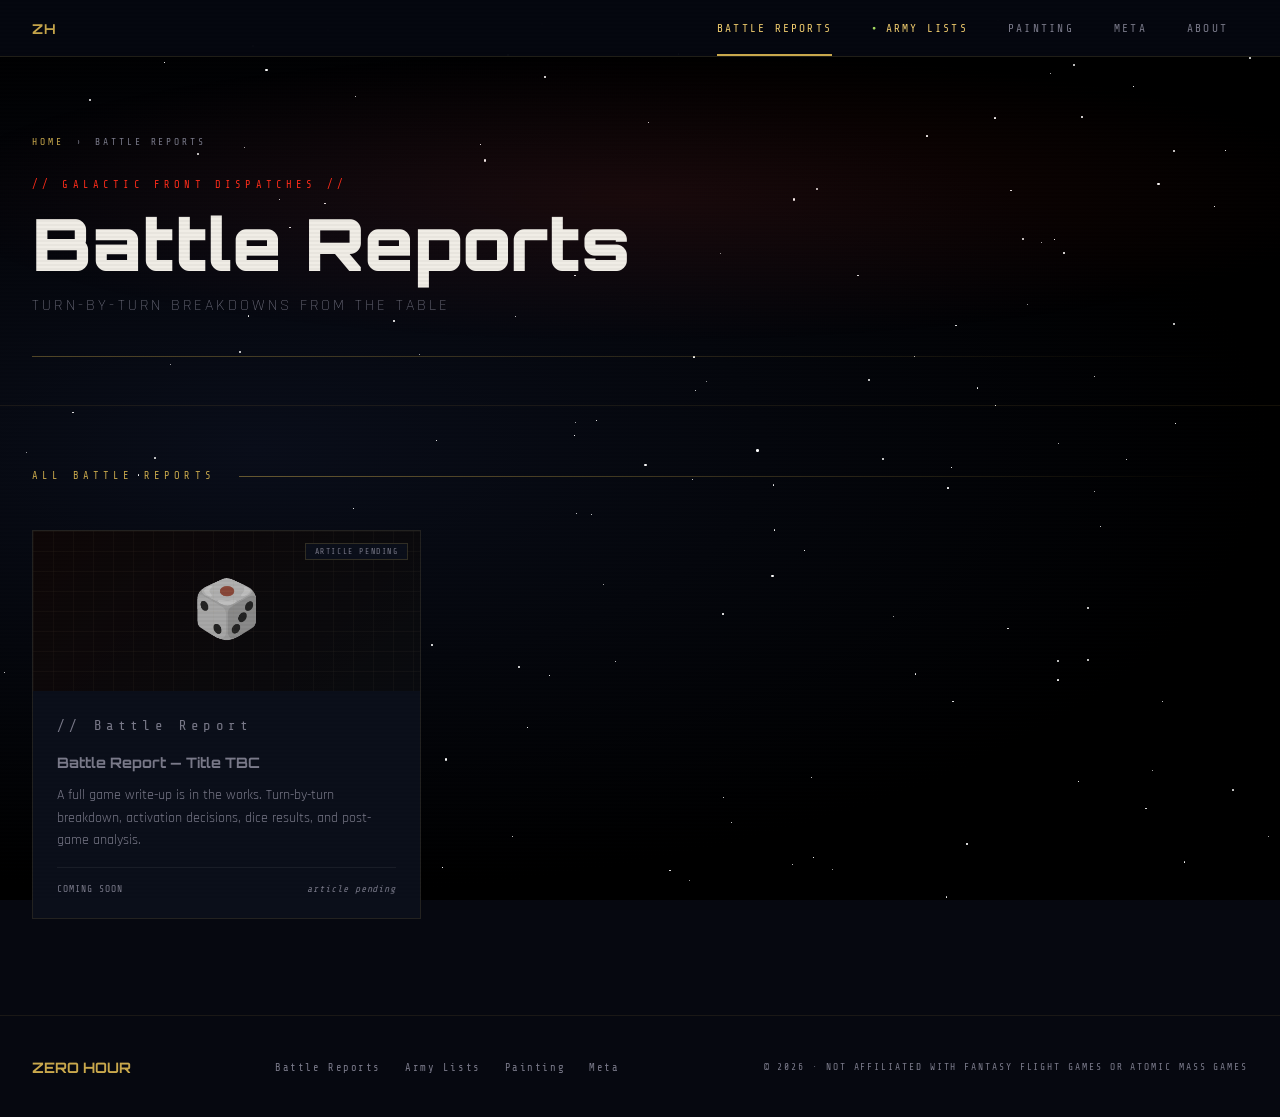
<file: battle-reports.html>
<!DOCTYPE html>
<html lang="en">
<head>
  <meta charset="UTF-8">
  <meta name="viewport" content="width=device-width, initial-scale=1.0">
  <title>Battle Reports — Zero Hour</title>
  <link href="https://fonts.googleapis.com/css2?family=Orbitron:wght@400;700;900&family=Rajdhani:wght@300;400;600;700&family=Share+Tech+Mono&display=swap" rel="stylesheet">
  <link rel="stylesheet" href="../site.css">
  <style>
    /* Page-specific colour overrides */
    .cat-hero-bg  { background: radial-gradient(ellipse 80% 60% at 50% 40%, rgba(192,57,43,0.12) 0%, transparent 70%); }
    .cat-eyebrow  { color: #ff2d1a; }
  </style>
</head>
<body>
<div id="starfield"></div>

<nav>
  <div class="nav-inner">
    <a href="../index.html" class="nav-logo">ZH</a>
    <ul class="nav-links">
      <li class="nav-item active"><a href="../battle-reports/battle-reports.html">Battle Reports</a></li>
      <li class="nav-item has-content"><a href="../army-lists/army-lists.html">Army Lists</a></li>
      <li class="nav-item "><a href="../painting/painting.html">Painting</a></li>
      <li class="nav-item "><a href="../meta/meta.html">Meta</a></li>
      <li class="nav-item "><a href="../pages/about.html">About</a></li>
    </ul>
  </div>
</nav>

<div class="cat-hero">
  <div class="cat-hero-bg"></div>
  <div class="cat-hero-inner">
    <div class="breadcrumb">
      <a href="../index.html">Home</a>
      <span class="breadcrumb-sep">›</span>
      <span>Battle Reports</span>
    </div>
    <p class="cat-eyebrow">// Galactic Front Dispatches //</p>
    <h1 class="cat-title">Battle Reports</h1>
    <p class="cat-sub">Turn-by-turn breakdowns from the table</p>
    <div class="cat-divider"></div>
  </div>
</div>

<div class="cat-content">
  <div class="cat-content-inner">

    <div class="section-header">
      <span class="section-label">All Battle Reports</span>
      <div class="section-line"></div>
    </div>
    <div class="posts-grid">
      <a class="post-card pending" href="../pages/battle-report-pending.html">
        <div class="lock-badge">ARTICLE PENDING</div>
        <div class="card-thumb card-thumb-battle"><div class="card-thumb-grid"></div><span>🎲</span></div>
        <div class="card-body">
          <p class="card-cat cat-battle">// Battle Report</p>
          <h3>Battle Report — Title TBC</h3>
          <p>A full game write-up is in the works. Turn-by-turn breakdown, activation decisions, dice results, and post-game analysis.</p>
          <div class="card-footer"><span>COMING SOON</span><span class="card-pending-label">article pending</span></div>
        </div>
      </a>
    </div>
  </div>
</div>

<footer>
  <div class="footer-inner">
    <div class="footer-logo">ZERO HOUR</div>
    <ul class="footer-links">
      <li><a href="../battle-reports/battle-reports.html">Battle Reports</a></li>
      <li><a href="../army-lists/army-lists.html">Army Lists</a></li>
      <li><a href="../painting/painting.html">Painting</a></li>
      <li><a href="../meta/meta.html">Meta</a></li>
    </ul>
    <p class="footer-copy">© 2026 · NOT AFFILIATED WITH FANTASY FLIGHT GAMES OR ATOMIC MASS GAMES</p>
  </div>
</footer>

<script>
  const sf = document.getElementById('starfield');
  for (let i = 0; i < 140; i++) {
    const s = document.createElement('div'); s.className='star';
    const sz = Math.random()*2+0.4;
    s.style.cssText=`width:${sz}px;height:${sz}px;left:${Math.random()*100}%;top:${Math.random()*100}%;--d:${(Math.random()*5+2).toFixed(1)}s;--delay:-${(Math.random()*8).toFixed(1)}s;--min:${(Math.random()*0.1).toFixed(2)};--max:${(Math.random()*0.5+0.2).toFixed(2)};`;
    sf.appendChild(s);
  }
  const obs = new IntersectionObserver(entries=>{
    entries.forEach(e=>{ if(e.isIntersecting){e.target.style.opacity='1';e.target.style.transform='translateY(0)';} });
  },{threshold:0.1});
  document.querySelectorAll('.post-card').forEach(el=>{
    el.style.opacity='0'; el.style.transform='translateY(20px)';
    el.style.transition='opacity 0.6s ease, transform 0.6s ease';
    obs.observe(el);
  });
</script>
</body>
</html>
</file>
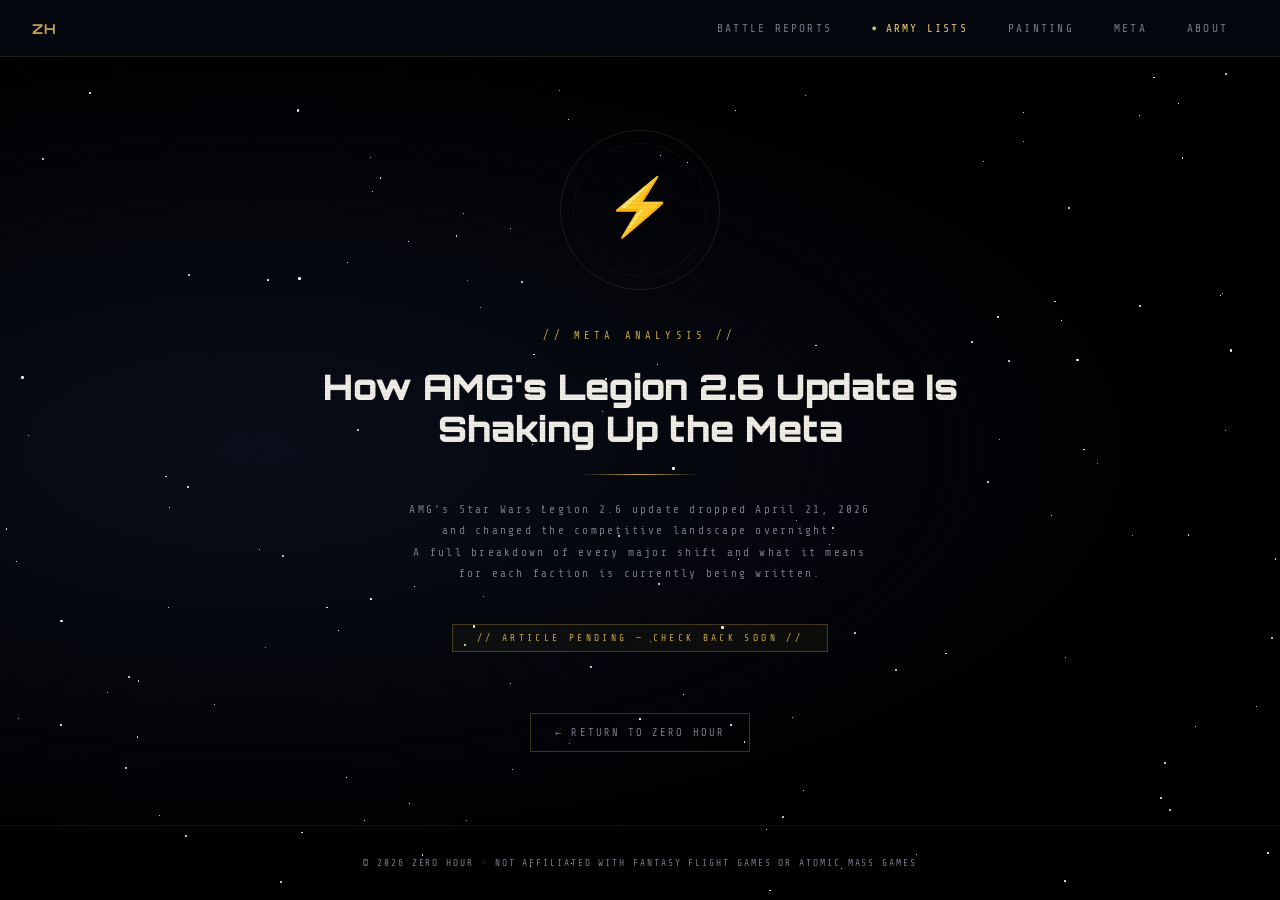
<file: meta-pending.html>
<!DOCTYPE html>
<html lang="en">
<head>
  <meta charset="UTF-8">
  <meta name="viewport" content="width=device-width, initial-scale=1.0">
  <title>How AMG's Legion 2.6 Update Is Shaking Up the Meta — Zero Hour</title>
  <link href="https://fonts.googleapis.com/css2?family=Orbitron:wght@400;700;900&family=Rajdhani:wght@300;400;600;700&family=Share+Tech+Mono&display=swap" rel="stylesheet">
  <link rel="stylesheet" href="../site.css">
  <style>
    .pending-eyebrow { color: #c9a84c; }
  </style>
</head>
<body>
<div id="starfield"></div>

<nav>
  <div class="nav-inner">
    <a href="../index.html" class="nav-logo">ZH</a>
    <ul class="nav-links">
      <li class="nav-item"><a href="../battle-reports/battle-reports.html">Battle Reports</a></li>
      <li class="nav-item has-content"><a href="../army-lists/army-lists.html">Army Lists</a></li>
      <li class="nav-item"><a href="../painting/painting.html">Painting</a></li>
      <li class="nav-item"><a href="../meta/meta.html">Meta</a></li>
      <li class="nav-item"><a href="../pages/about.html">About</a></li>
    </ul>
  </div>
</nav>

<div class="pending-wrap">
  <div class="pending-box">
    <div class="pending-ring"><div class="pending-icon">⚡</div></div>
    <p class="pending-eyebrow">// Meta Analysis //</p>
    <h1 class="pending-title">How AMG's Legion 2.6 Update Is Shaking Up the Meta</h1>
    <div class="pending-divider"></div>
    <p class="pending-statement">AMG's Star Wars Legion 2.6 update dropped April 21, 2026<br>and changed the competitive landscape overnight.<br>A full breakdown of every major shift and what it means<br>for each faction is currently being written.</p>
    <div class="pending-badge">// Article Pending — Check Back Soon //</div>
    <br><br>
    <a href="../index.html" class="back-btn"><span>← Return to Zero Hour</span></a>
  </div>
</div>

<footer style="text-align:center;padding:2rem;border-top:1px solid rgba(201,168,76,0.1);font-family:'Share Tech Mono',monospace;font-size:0.6rem;letter-spacing:0.2em;color:var(--text-dim);">
  © 2026 ZERO HOUR · NOT AFFILIATED WITH FANTASY FLIGHT GAMES OR ATOMIC MASS GAMES
</footer>

<script>
  const sf = document.getElementById('starfield');
  for (let i = 0; i < 140; i++) {
    const s = document.createElement('div'); s.className='star';
    const sz = Math.random()*2+0.4;
    s.style.cssText=`width:${sz}px;height:${sz}px;left:${Math.random()*100}%;top:${Math.random()*100}%;--d:${(Math.random()*5+2).toFixed(1)}s;--delay:-${(Math.random()*8).toFixed(1)}s;--min:${(Math.random()*0.1).toFixed(2)};--max:${(Math.random()*0.5+0.2).toFixed(2)};`;
    sf.appendChild(s);
  }
  const obs = new IntersectionObserver(entries=>{
    entries.forEach(e=>{ if(e.isIntersecting){e.target.style.opacity='1';e.target.style.transform='translateY(0)';} });
  },{threshold:0.1});
  document.querySelectorAll('.post-card').forEach(el=>{
    el.style.opacity='0'; el.style.transform='translateY(20px)';
    el.style.transition='opacity 0.6s ease, transform 0.6s ease';
    obs.observe(el);
  });
</script>
</body>
</html>
</file>
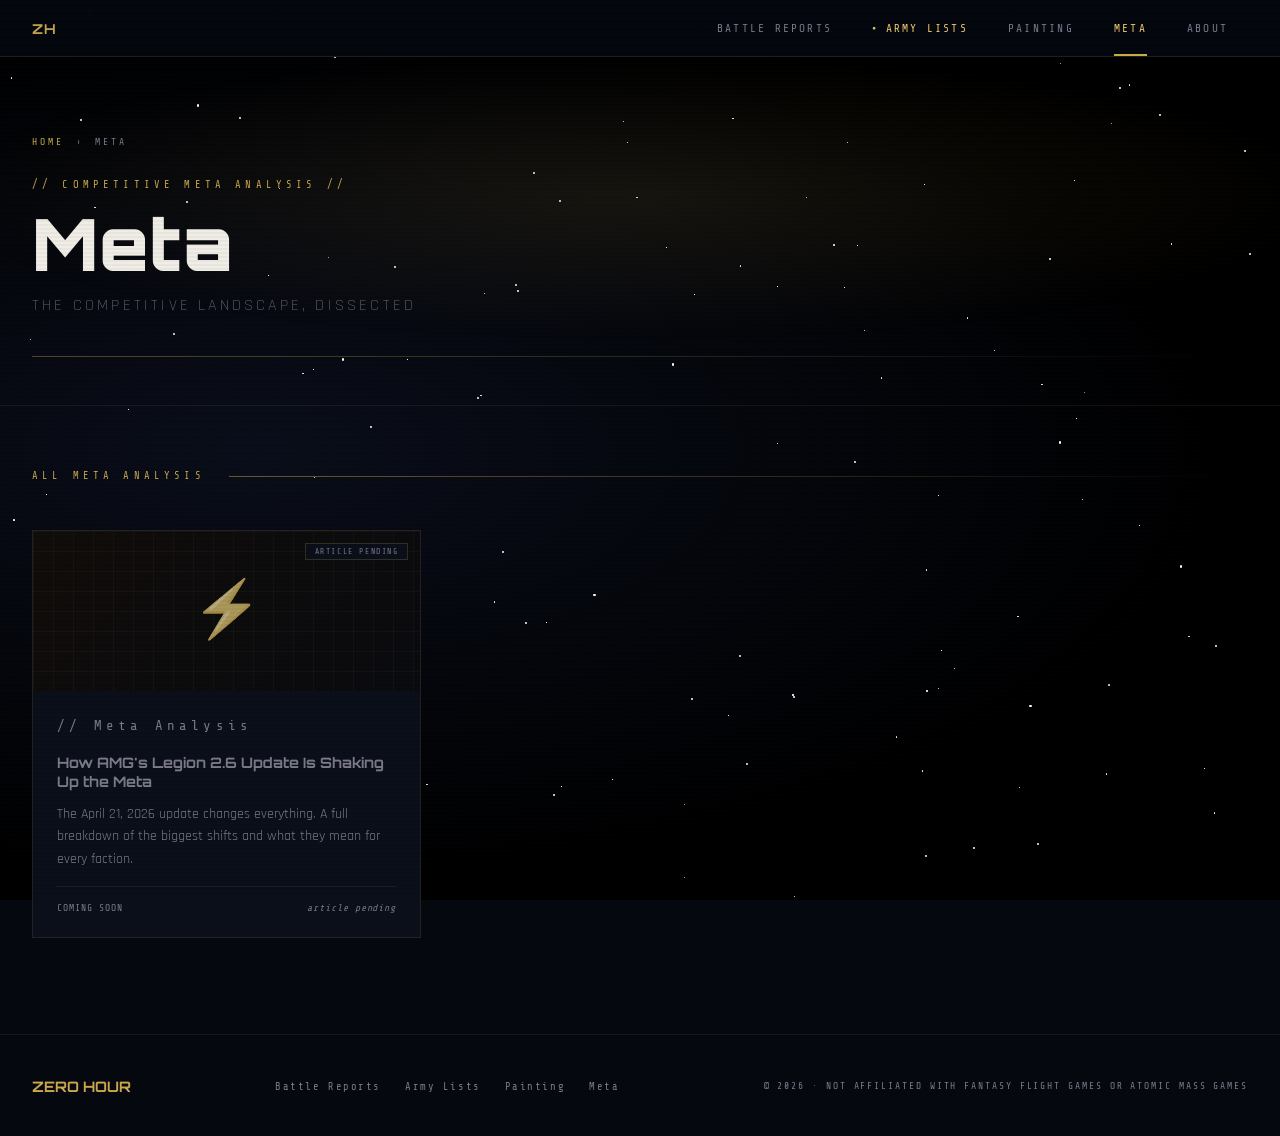
<file: meta.html>
<!DOCTYPE html>
<html lang="en">
<head>
  <meta charset="UTF-8">
  <meta name="viewport" content="width=device-width, initial-scale=1.0">
  <title>Meta — Zero Hour</title>
  <link href="https://fonts.googleapis.com/css2?family=Orbitron:wght@400;700;900&family=Rajdhani:wght@300;400;600;700&family=Share+Tech+Mono&display=swap" rel="stylesheet">
  <link rel="stylesheet" href="../site.css">
  <style>
    /* Page-specific colour overrides */
    .cat-hero-bg  { background: radial-gradient(ellipse 80% 60% at 50% 40%, rgba(201,168,76,0.1) 0%, transparent 70%); }
    .cat-eyebrow  { color: #c9a84c; }
  </style>
</head>
<body>
<div id="starfield"></div>

<nav>
  <div class="nav-inner">
    <a href="../index.html" class="nav-logo">ZH</a>
    <ul class="nav-links">
      <li class="nav-item "><a href="../battle-reports/battle-reports.html">Battle Reports</a></li>
      <li class="nav-item has-content"><a href="../army-lists/army-lists.html">Army Lists</a></li>
      <li class="nav-item "><a href="../painting/painting.html">Painting</a></li>
      <li class="nav-item active"><a href="../meta/meta.html">Meta</a></li>
      <li class="nav-item "><a href="../pages/about.html">About</a></li>
    </ul>
  </div>
</nav>

<div class="cat-hero">
  <div class="cat-hero-bg"></div>
  <div class="cat-hero-inner">
    <div class="breadcrumb">
      <a href="../index.html">Home</a>
      <span class="breadcrumb-sep">›</span>
      <span>Meta</span>
    </div>
    <p class="cat-eyebrow">// Competitive Meta Analysis //</p>
    <h1 class="cat-title">Meta</h1>
    <p class="cat-sub">The competitive landscape, dissected</p>
    <div class="cat-divider"></div>
  </div>
</div>

<div class="cat-content">
  <div class="cat-content-inner">

    <div class="section-header">
      <span class="section-label">All Meta Analysis</span>
      <div class="section-line"></div>
    </div>
    <div class="posts-grid">
      <a class="post-card pending" href="../pages/meta-pending.html">
        <div class="lock-badge">ARTICLE PENDING</div>
        <div class="card-thumb card-thumb-meta"><div class="card-thumb-grid"></div><span>⚡</span></div>
        <div class="card-body">
          <p class="card-cat cat-meta">// Meta Analysis</p>
          <h3>How AMG's Legion 2.6 Update Is Shaking Up the Meta</h3>
          <p>The April 21, 2026 update changes everything. A full breakdown of the biggest shifts and what they mean for every faction.</p>
          <div class="card-footer"><span>COMING SOON</span><span class="card-pending-label">article pending</span></div>
        </div>
      </a>
    </div>
  </div>
</div>

<footer>
  <div class="footer-inner">
    <div class="footer-logo">ZERO HOUR</div>
    <ul class="footer-links">
      <li><a href="../battle-reports/battle-reports.html">Battle Reports</a></li>
      <li><a href="../army-lists/army-lists.html">Army Lists</a></li>
      <li><a href="../painting/painting.html">Painting</a></li>
      <li><a href="../meta/meta.html">Meta</a></li>
    </ul>
    <p class="footer-copy">© 2026 · NOT AFFILIATED WITH FANTASY FLIGHT GAMES OR ATOMIC MASS GAMES</p>
  </div>
</footer>

<script>
  const sf = document.getElementById('starfield');
  for (let i = 0; i < 140; i++) {
    const s = document.createElement('div'); s.className='star';
    const sz = Math.random()*2+0.4;
    s.style.cssText=`width:${sz}px;height:${sz}px;left:${Math.random()*100}%;top:${Math.random()*100}%;--d:${(Math.random()*5+2).toFixed(1)}s;--delay:-${(Math.random()*8).toFixed(1)}s;--min:${(Math.random()*0.1).toFixed(2)};--max:${(Math.random()*0.5+0.2).toFixed(2)};`;
    sf.appendChild(s);
  }
  const obs = new IntersectionObserver(entries=>{
    entries.forEach(e=>{ if(e.isIntersecting){e.target.style.opacity='1';e.target.style.transform='translateY(0)';} });
  },{threshold:0.1});
  document.querySelectorAll('.post-card').forEach(el=>{
    el.style.opacity='0'; el.style.transform='translateY(20px)';
    el.style.transition='opacity 0.6s ease, transform 0.6s ease';
    obs.observe(el);
  });
</script>
</body>
</html>
</file>
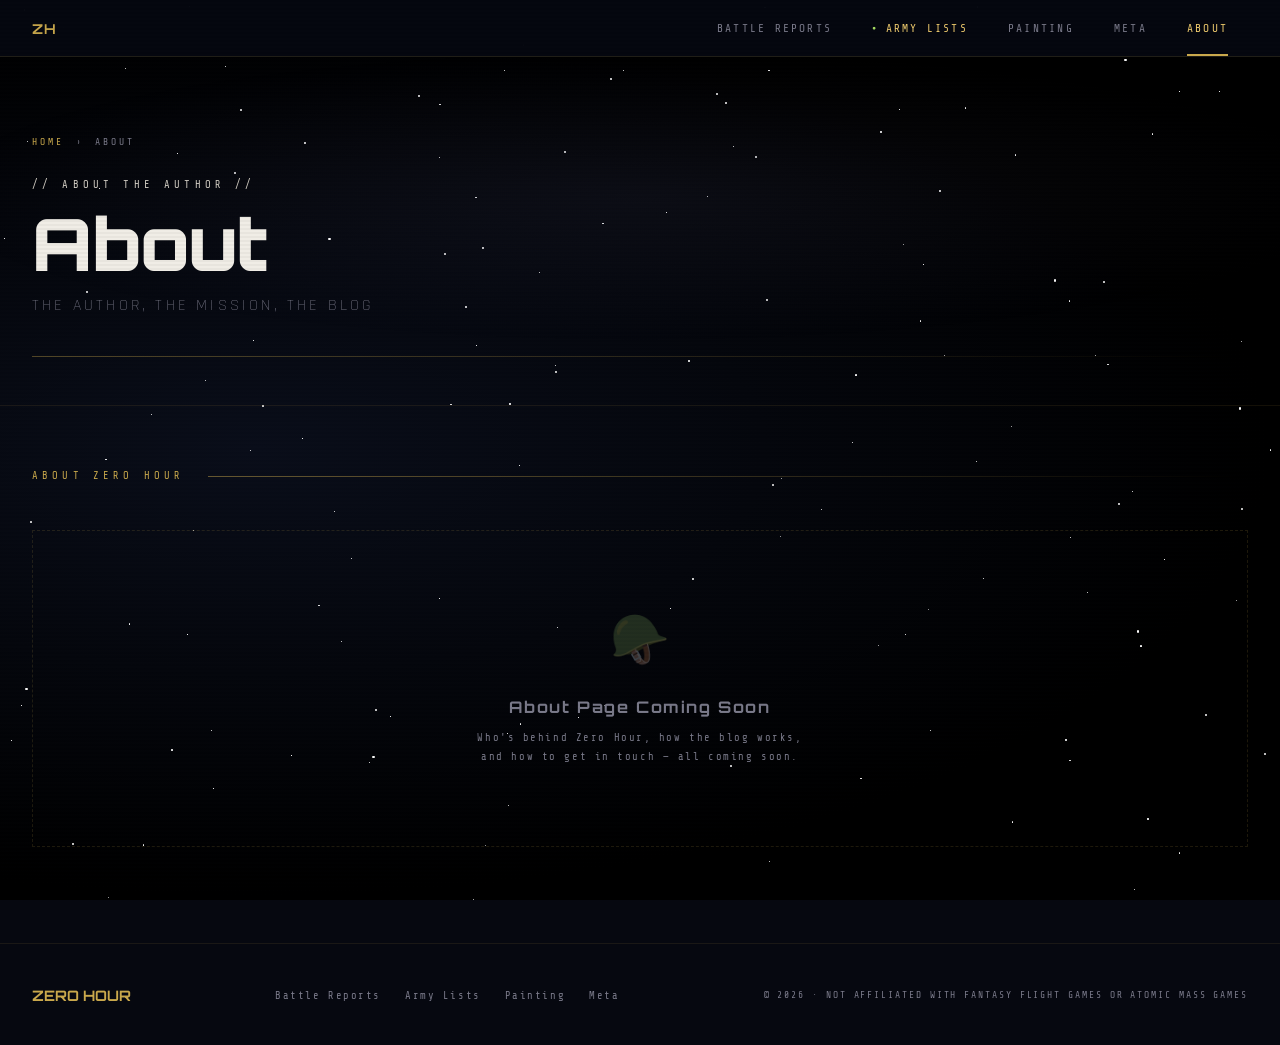
<file: pages/about.html>
<!DOCTYPE html>
<html lang="en">
<head>
  <meta charset="UTF-8">
  <meta name="viewport" content="width=device-width, initial-scale=1.0">
  <title>About — Zero Hour</title>
  <link href="https://fonts.googleapis.com/css2?family=Orbitron:wght@400;700;900&family=Rajdhani:wght@300;400;600;700&family=Share+Tech+Mono&display=swap" rel="stylesheet">
  <link rel="stylesheet" href="../site.css">
  <style>
    /* Page-specific colour overrides */
    .cat-hero-bg  { background: radial-gradient(ellipse 80% 60% at 50% 40%, rgba(100,100,140,0.1) 0%, transparent 70%); }
    .cat-eyebrow  { color: #d4cfc5; }
  </style>
</head>
<body>
<div id="starfield"></div>

<nav>
  <div class="nav-inner">
    <a href="../index.html" class="nav-logo">ZH</a>
    <ul class="nav-links">
      <li class="nav-item "><a href="../battle-reports/battle-reports.html">Battle Reports</a></li>
      <li class="nav-item has-content"><a href="../army-lists/army-lists.html">Army Lists</a></li>
      <li class="nav-item "><a href="../painting/painting.html">Painting</a></li>
      <li class="nav-item "><a href="../meta/meta.html">Meta</a></li>
      <li class="nav-item active"><a href="../pages/about.html">About</a></li>
    </ul>
  </div>
</nav>

<div class="cat-hero">
  <div class="cat-hero-bg"></div>
  <div class="cat-hero-inner">
    <div class="breadcrumb">
      <a href="../index.html">Home</a>
      <span class="breadcrumb-sep">›</span>
      <span>About</span>
    </div>
    <p class="cat-eyebrow">// About the Author //</p>
    <h1 class="cat-title">About</h1>
    <p class="cat-sub">The author, the mission, the blog</p>
    <div class="cat-divider"></div>
  </div>
</div>

<div class="cat-content">
  <div class="cat-content-inner">

    <div class="section-header">
      <span class="section-label">About Zero Hour</span>
      <div class="section-line"></div>
    </div>
    <div class="empty-state">
      <div class="empty-icon">🪖</div>
      <div class="empty-title">About Page Coming Soon</div>
      <div class="empty-sub">Who's behind Zero Hour, how the blog works,<br>and how to get in touch — all coming soon.</div>
    </div>
  </div>
</div>

<footer>
  <div class="footer-inner">
    <div class="footer-logo">ZERO HOUR</div>
    <ul class="footer-links">
      <li><a href="../battle-reports/battle-reports.html">Battle Reports</a></li>
      <li><a href="../army-lists/army-lists.html">Army Lists</a></li>
      <li><a href="../painting/painting.html">Painting</a></li>
      <li><a href="../meta/meta.html">Meta</a></li>
    </ul>
    <p class="footer-copy">© 2026 · NOT AFFILIATED WITH FANTASY FLIGHT GAMES OR ATOMIC MASS GAMES</p>
  </div>
</footer>

<script>
  const sf = document.getElementById('starfield');
  for (let i = 0; i < 140; i++) {
    const s = document.createElement('div'); s.className='star';
    const sz = Math.random()*2+0.4;
    s.style.cssText=`width:${sz}px;height:${sz}px;left:${Math.random()*100}%;top:${Math.random()*100}%;--d:${(Math.random()*5+2).toFixed(1)}s;--delay:-${(Math.random()*8).toFixed(1)}s;--min:${(Math.random()*0.1).toFixed(2)};--max:${(Math.random()*0.5+0.2).toFixed(2)};`;
    sf.appendChild(s);
  }
  const obs = new IntersectionObserver(entries=>{
    entries.forEach(e=>{ if(e.isIntersecting){e.target.style.opacity='1';e.target.style.transform='translateY(0)';} });
  },{threshold:0.1});
  document.querySelectorAll('.post-card').forEach(el=>{
    el.style.opacity='0'; el.style.transform='translateY(20px)';
    el.style.transition='opacity 0.6s ease, transform 0.6s ease';
    obs.observe(el);
  });
</script>
</body>
</html>
</file>
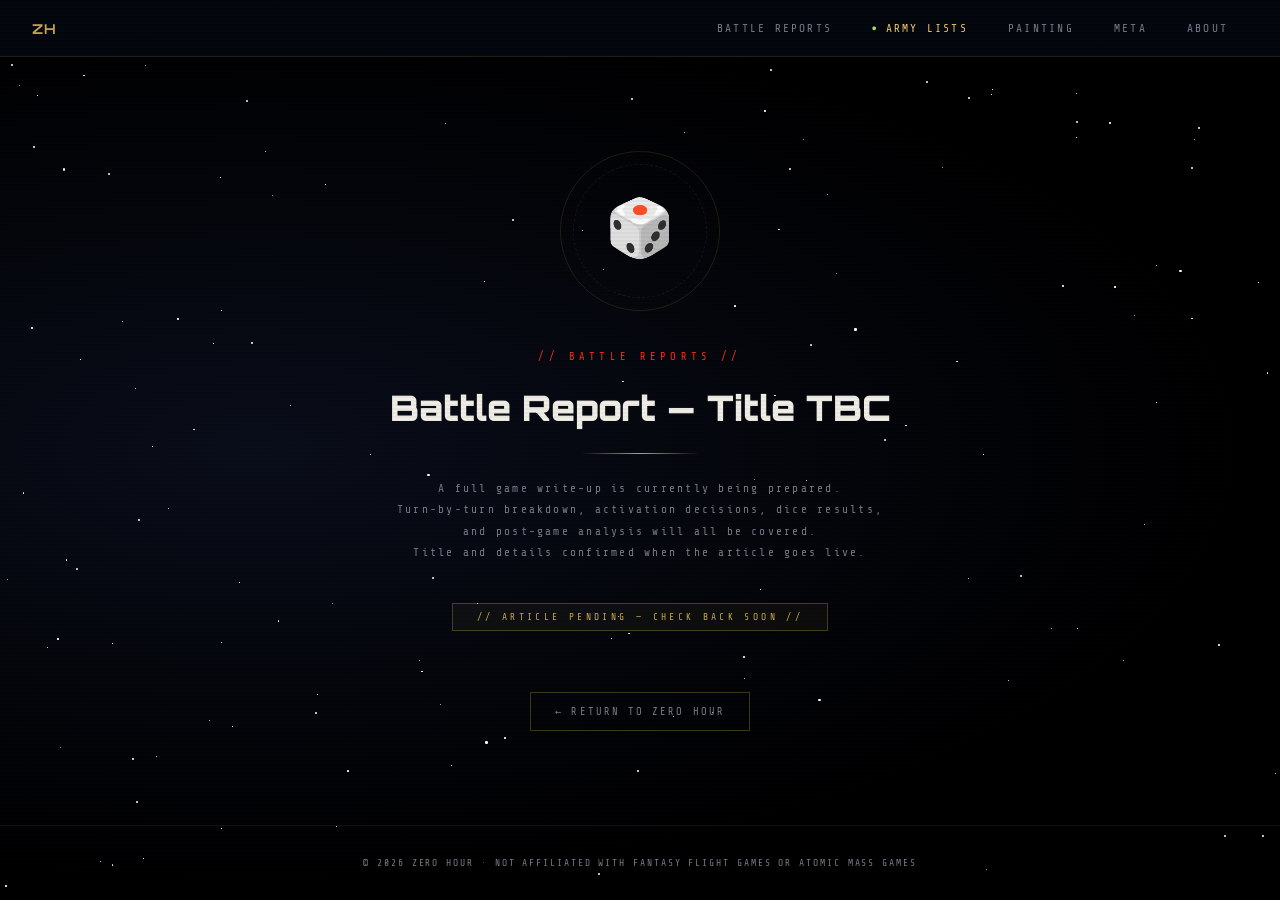
<file: pages/battle-report-pending.html>
<!DOCTYPE html>
<html lang="en">
<head>
  <meta charset="UTF-8">
  <meta name="viewport" content="width=device-width, initial-scale=1.0">
  <title>Battle Report — Title TBC — Zero Hour</title>
  <link href="https://fonts.googleapis.com/css2?family=Orbitron:wght@400;700;900&family=Rajdhani:wght@300;400;600;700&family=Share+Tech+Mono&display=swap" rel="stylesheet">
  <link rel="stylesheet" href="../site.css">
  <style>
    .pending-eyebrow { color: #ff2d1a; }
  </style>
</head>
<body>
<div id="starfield"></div>

<nav>
  <div class="nav-inner">
    <a href="../index.html" class="nav-logo">ZH</a>
    <ul class="nav-links">
      <li class="nav-item"><a href="../battle-reports/battle-reports.html">Battle Reports</a></li>
      <li class="nav-item has-content"><a href="../army-lists/army-lists.html">Army Lists</a></li>
      <li class="nav-item"><a href="../painting/painting.html">Painting</a></li>
      <li class="nav-item"><a href="../meta/meta.html">Meta</a></li>
      <li class="nav-item"><a href="../pages/about.html">About</a></li>
    </ul>
  </div>
</nav>

<div class="pending-wrap">
  <div class="pending-box">
    <div class="pending-ring"><div class="pending-icon">🎲</div></div>
    <p class="pending-eyebrow">// Battle Reports //</p>
    <h1 class="pending-title">Battle Report — Title TBC</h1>
    <div class="pending-divider"></div>
    <p class="pending-statement">A full game write-up is currently being prepared.<br>Turn-by-turn breakdown, activation decisions, dice results,<br>and post-game analysis will all be covered.<br>Title and details confirmed when the article goes live.</p>
    <div class="pending-badge">// Article Pending — Check Back Soon //</div>
    <br><br>
    <a href="../index.html" class="back-btn"><span>← Return to Zero Hour</span></a>
  </div>
</div>

<footer style="text-align:center;padding:2rem;border-top:1px solid rgba(201,168,76,0.1);font-family:'Share Tech Mono',monospace;font-size:0.6rem;letter-spacing:0.2em;color:var(--text-dim);">
  © 2026 ZERO HOUR · NOT AFFILIATED WITH FANTASY FLIGHT GAMES OR ATOMIC MASS GAMES
</footer>

<script>
  const sf = document.getElementById('starfield');
  for (let i = 0; i < 140; i++) {
    const s = document.createElement('div'); s.className='star';
    const sz = Math.random()*2+0.4;
    s.style.cssText=`width:${sz}px;height:${sz}px;left:${Math.random()*100}%;top:${Math.random()*100}%;--d:${(Math.random()*5+2).toFixed(1)}s;--delay:-${(Math.random()*8).toFixed(1)}s;--min:${(Math.random()*0.1).toFixed(2)};--max:${(Math.random()*0.5+0.2).toFixed(2)};`;
    sf.appendChild(s);
  }
  const obs = new IntersectionObserver(entries=>{
    entries.forEach(e=>{ if(e.isIntersecting){e.target.style.opacity='1';e.target.style.transform='translateY(0)';} });
  },{threshold:0.1});
  document.querySelectorAll('.post-card').forEach(el=>{
    el.style.opacity='0'; el.style.transform='translateY(20px)';
    el.style.transition='opacity 0.6s ease, transform 0.6s ease';
    obs.observe(el);
  });
</script>
</body>
</html>
</file>
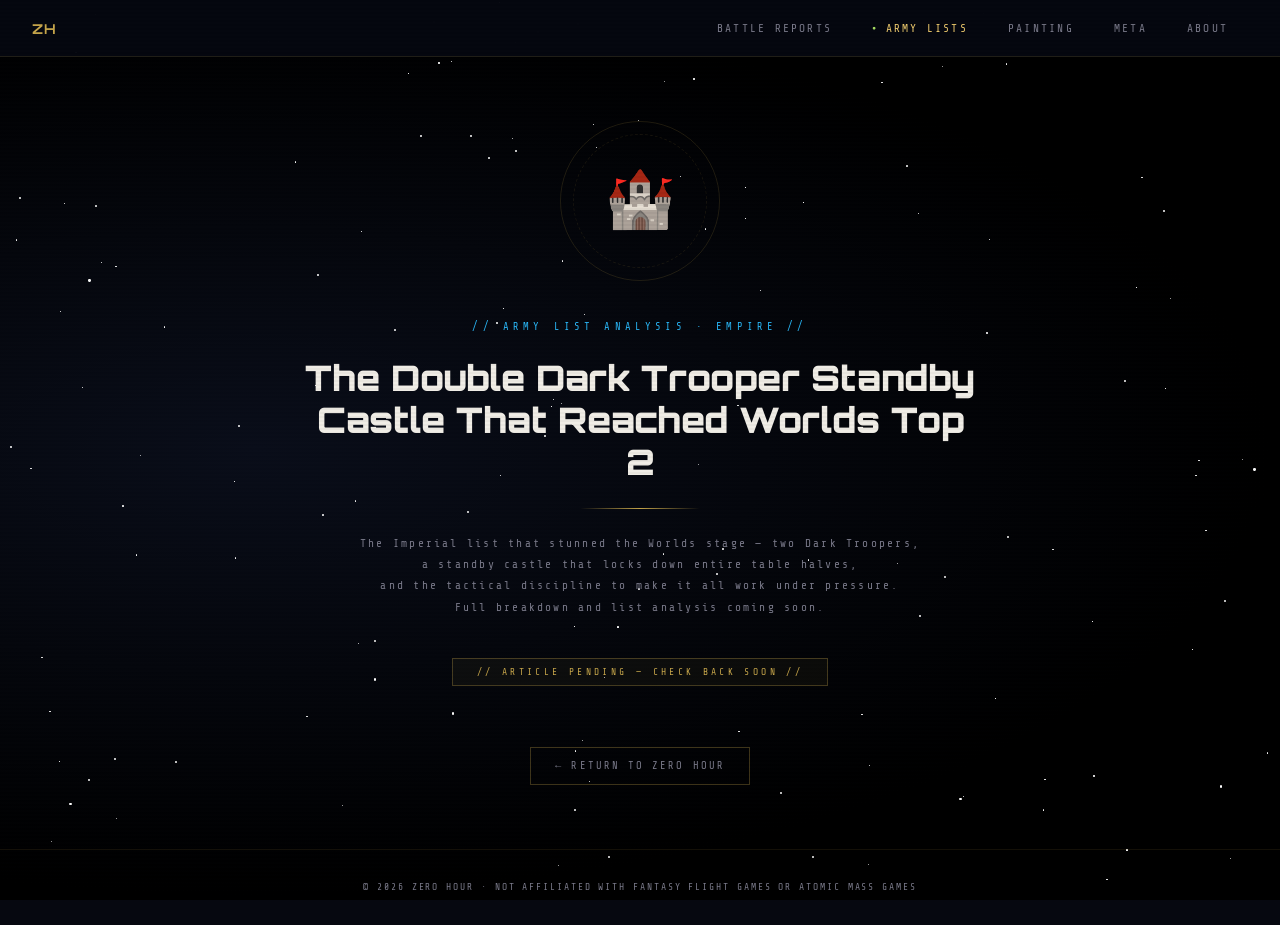
<file: pages/darktrooper-pending.html>
<!DOCTYPE html>
<html lang="en">
<head>
  <meta charset="UTF-8">
  <meta name="viewport" content="width=device-width, initial-scale=1.0">
  <title>The Double Dark Trooper Standby Castle That Reached Worlds Top 2 — Zero Hour</title>
  <link href="https://fonts.googleapis.com/css2?family=Orbitron:wght@400;700;900&family=Rajdhani:wght@300;400;600;700&family=Share+Tech+Mono&display=swap" rel="stylesheet">
  <link rel="stylesheet" href="../site.css">
  <style>
    .pending-eyebrow { color: #29b6f6; }
  </style>
</head>
<body>
<div id="starfield"></div>

<nav>
  <div class="nav-inner">
    <a href="../index.html" class="nav-logo">ZH</a>
    <ul class="nav-links">
      <li class="nav-item"><a href="../battle-reports/battle-reports.html">Battle Reports</a></li>
      <li class="nav-item has-content"><a href="../army-lists/army-lists.html">Army Lists</a></li>
      <li class="nav-item"><a href="../painting/painting.html">Painting</a></li>
      <li class="nav-item"><a href="../meta/meta.html">Meta</a></li>
      <li class="nav-item"><a href="../pages/about.html">About</a></li>
    </ul>
  </div>
</nav>

<div class="pending-wrap">
  <div class="pending-box">
    <div class="pending-ring"><div class="pending-icon">🏰</div></div>
    <p class="pending-eyebrow">// Army List Analysis · Empire //</p>
    <h1 class="pending-title">The Double Dark Trooper Standby Castle That Reached Worlds Top 2</h1>
    <div class="pending-divider"></div>
    <p class="pending-statement">The Imperial list that stunned the Worlds stage — two Dark Troopers,<br>a standby castle that locks down entire table halves,<br>and the tactical discipline to make it all work under pressure.<br>Full breakdown and list analysis coming soon.</p>
    <div class="pending-badge">// Article Pending — Check Back Soon //</div>
    <br><br>
    <a href="../index.html" class="back-btn"><span>← Return to Zero Hour</span></a>
  </div>
</div>

<footer style="text-align:center;padding:2rem;border-top:1px solid rgba(201,168,76,0.1);font-family:'Share Tech Mono',monospace;font-size:0.6rem;letter-spacing:0.2em;color:var(--text-dim);">
  © 2026 ZERO HOUR · NOT AFFILIATED WITH FANTASY FLIGHT GAMES OR ATOMIC MASS GAMES
</footer>

<script>
  const sf = document.getElementById('starfield');
  for (let i = 0; i < 140; i++) {
    const s = document.createElement('div'); s.className='star';
    const sz = Math.random()*2+0.4;
    s.style.cssText=`width:${sz}px;height:${sz}px;left:${Math.random()*100}%;top:${Math.random()*100}%;--d:${(Math.random()*5+2).toFixed(1)}s;--delay:-${(Math.random()*8).toFixed(1)}s;--min:${(Math.random()*0.1).toFixed(2)};--max:${(Math.random()*0.5+0.2).toFixed(2)};`;
    sf.appendChild(s);
  }
  const obs = new IntersectionObserver(entries=>{
    entries.forEach(e=>{ if(e.isIntersecting){e.target.style.opacity='1';e.target.style.transform='translateY(0)';} });
  },{threshold:0.1});
  document.querySelectorAll('.post-card').forEach(el=>{
    el.style.opacity='0'; el.style.transform='translateY(20px)';
    el.style.transition='opacity 0.6s ease, transform 0.6s ease';
    obs.observe(el);
  });
</script>
</body>
</html>
</file>
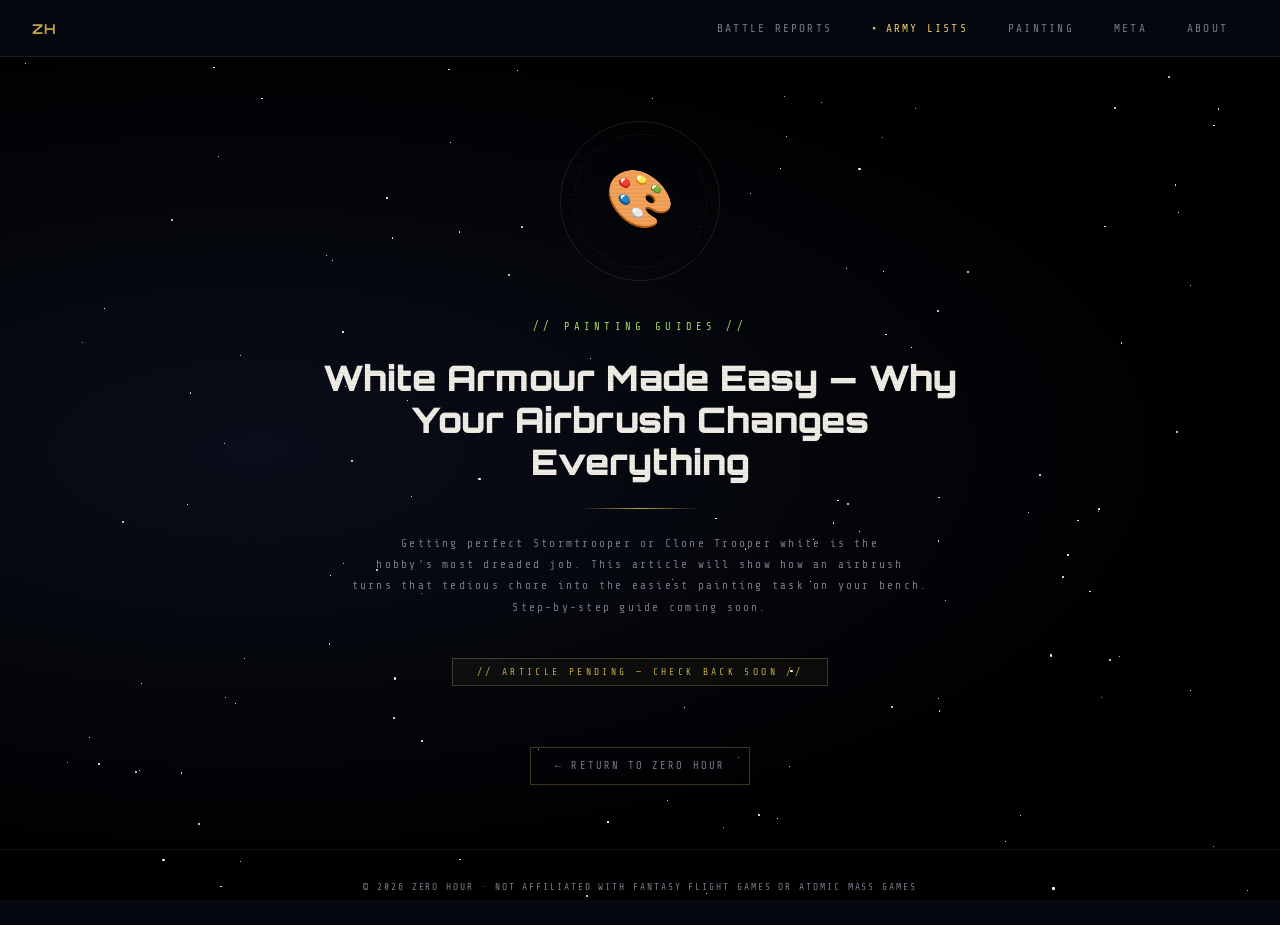
<file: pages/painting-pending.html>
<!DOCTYPE html>
<html lang="en">
<head>
  <meta charset="UTF-8">
  <meta name="viewport" content="width=device-width, initial-scale=1.0">
  <title>White Armour Made Easy — Why Your Airbrush Changes Everything — Zero Hour</title>
  <link href="https://fonts.googleapis.com/css2?family=Orbitron:wght@400;700;900&family=Rajdhani:wght@300;400;600;700&family=Share+Tech+Mono&display=swap" rel="stylesheet">
  <link rel="stylesheet" href="../site.css">
  <style>
    .pending-eyebrow { color: #a8e063; }
  </style>
</head>
<body>
<div id="starfield"></div>

<nav>
  <div class="nav-inner">
    <a href="../index.html" class="nav-logo">ZH</a>
    <ul class="nav-links">
      <li class="nav-item"><a href="../battle-reports/battle-reports.html">Battle Reports</a></li>
      <li class="nav-item has-content"><a href="../army-lists/army-lists.html">Army Lists</a></li>
      <li class="nav-item"><a href="../painting/painting.html">Painting</a></li>
      <li class="nav-item"><a href="../meta/meta.html">Meta</a></li>
      <li class="nav-item"><a href="../pages/about.html">About</a></li>
    </ul>
  </div>
</nav>

<div class="pending-wrap">
  <div class="pending-box">
    <div class="pending-ring"><div class="pending-icon">🎨</div></div>
    <p class="pending-eyebrow">// Painting Guides //</p>
    <h1 class="pending-title">White Armour Made Easy — Why Your Airbrush Changes Everything</h1>
    <div class="pending-divider"></div>
    <p class="pending-statement">Getting perfect Stormtrooper or Clone Trooper white is the<br>hobby's most dreaded job. This article will show how an airbrush<br>turns that tedious chore into the easiest painting task on your bench.<br>Step-by-step guide coming soon.</p>
    <div class="pending-badge">// Article Pending — Check Back Soon //</div>
    <br><br>
    <a href="../index.html" class="back-btn"><span>← Return to Zero Hour</span></a>
  </div>
</div>

<footer style="text-align:center;padding:2rem;border-top:1px solid rgba(201,168,76,0.1);font-family:'Share Tech Mono',monospace;font-size:0.6rem;letter-spacing:0.2em;color:var(--text-dim);">
  © 2026 ZERO HOUR · NOT AFFILIATED WITH FANTASY FLIGHT GAMES OR ATOMIC MASS GAMES
</footer>

<script>
  const sf = document.getElementById('starfield');
  for (let i = 0; i < 140; i++) {
    const s = document.createElement('div'); s.className='star';
    const sz = Math.random()*2+0.4;
    s.style.cssText=`width:${sz}px;height:${sz}px;left:${Math.random()*100}%;top:${Math.random()*100}%;--d:${(Math.random()*5+2).toFixed(1)}s;--delay:-${(Math.random()*8).toFixed(1)}s;--min:${(Math.random()*0.1).toFixed(2)};--max:${(Math.random()*0.5+0.2).toFixed(2)};`;
    sf.appendChild(s);
  }
  const obs = new IntersectionObserver(entries=>{
    entries.forEach(e=>{ if(e.isIntersecting){e.target.style.opacity='1';e.target.style.transform='translateY(0)';} });
  },{threshold:0.1});
  document.querySelectorAll('.post-card').forEach(el=>{
    el.style.opacity='0'; el.style.transform='translateY(20px)';
    el.style.transition='opacity 0.6s ease, transform 0.6s ease';
    obs.observe(el);
  });
</script>
</body>
</html>
</file>
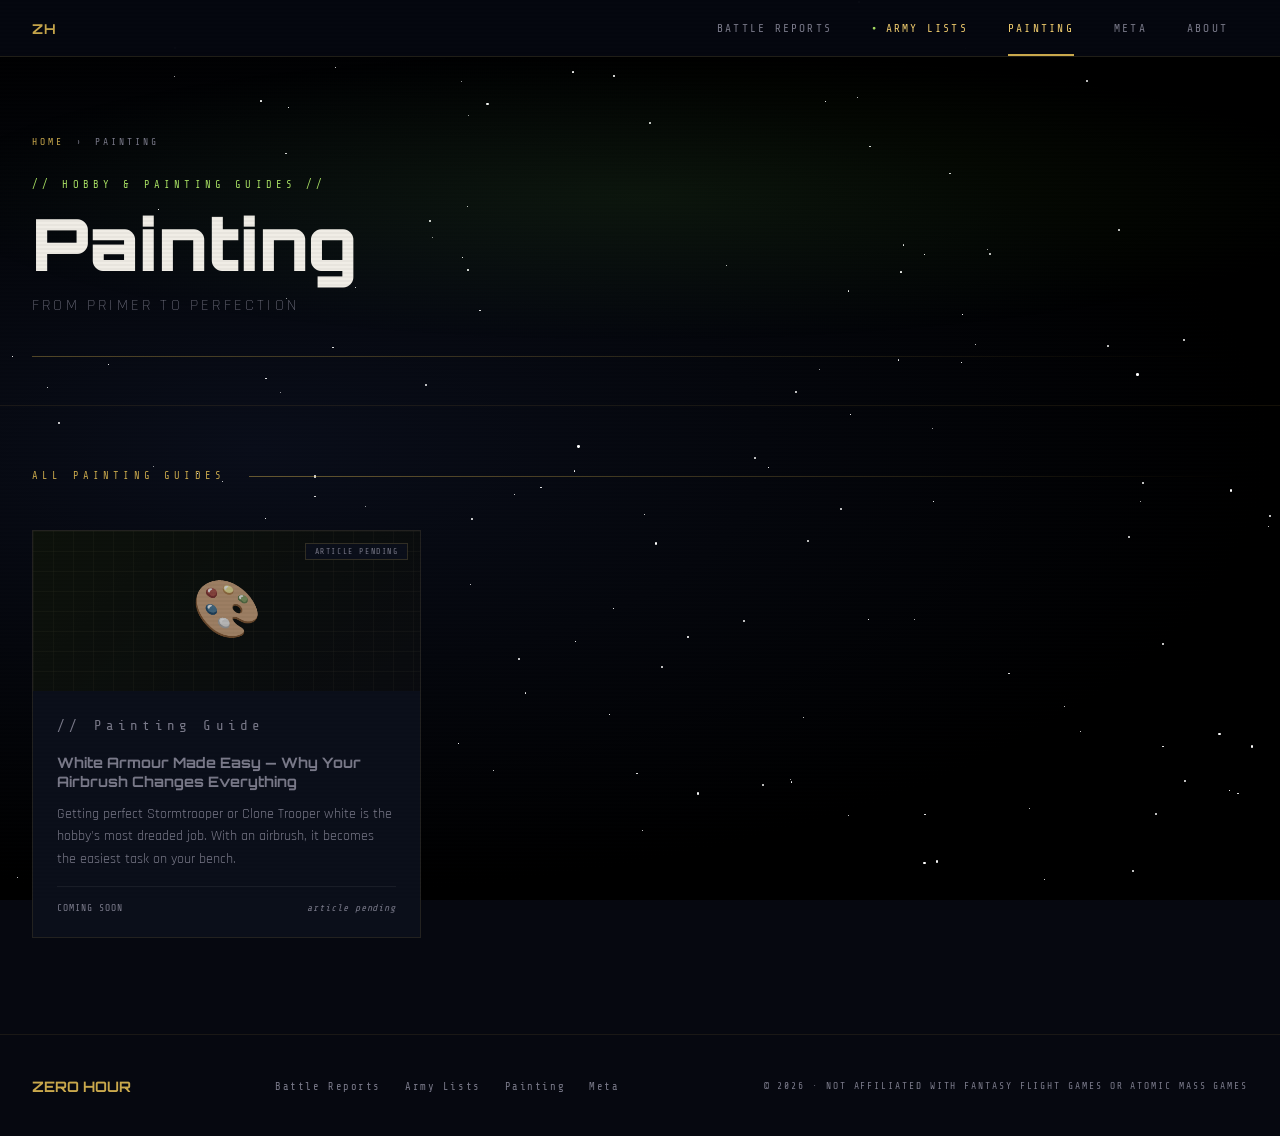
<file: painting/painting.html>
<!DOCTYPE html>
<html lang="en">
<head>
  <meta charset="UTF-8">
  <meta name="viewport" content="width=device-width, initial-scale=1.0">
  <title>Painting — Zero Hour</title>
  <link href="https://fonts.googleapis.com/css2?family=Orbitron:wght@400;700;900&family=Rajdhani:wght@300;400;600;700&family=Share+Tech+Mono&display=swap" rel="stylesheet">
  <link rel="stylesheet" href="../site.css">
  <style>
    /* Page-specific colour overrides */
    .cat-hero-bg  { background: radial-gradient(ellipse 80% 60% at 50% 40%, rgba(100,180,60,0.1) 0%, transparent 70%); }
    .cat-eyebrow  { color: #a8e063; }
  </style>
</head>
<body>
<div id="starfield"></div>

<nav>
  <div class="nav-inner">
    <a href="../index.html" class="nav-logo">ZH</a>
    <ul class="nav-links">
      <li class="nav-item "><a href="../battle-reports/battle-reports.html">Battle Reports</a></li>
      <li class="nav-item has-content"><a href="../army-lists/army-lists.html">Army Lists</a></li>
      <li class="nav-item active"><a href="../painting/painting.html">Painting</a></li>
      <li class="nav-item "><a href="../meta/meta.html">Meta</a></li>
      <li class="nav-item "><a href="../pages/about.html">About</a></li>
    </ul>
  </div>
</nav>

<div class="cat-hero">
  <div class="cat-hero-bg"></div>
  <div class="cat-hero-inner">
    <div class="breadcrumb">
      <a href="../index.html">Home</a>
      <span class="breadcrumb-sep">›</span>
      <span>Painting</span>
    </div>
    <p class="cat-eyebrow">// Hobby & Painting Guides //</p>
    <h1 class="cat-title">Painting</h1>
    <p class="cat-sub">From primer to perfection</p>
    <div class="cat-divider"></div>
  </div>
</div>

<div class="cat-content">
  <div class="cat-content-inner">

    <div class="section-header">
      <span class="section-label">All Painting Guides</span>
      <div class="section-line"></div>
    </div>
    <div class="posts-grid">
      <a class="post-card pending" href="../pages/painting-pending.html">
        <div class="lock-badge">ARTICLE PENDING</div>
        <div class="card-thumb card-thumb-paint"><div class="card-thumb-grid"></div><span>🎨</span></div>
        <div class="card-body">
          <p class="card-cat cat-paint">// Painting Guide</p>
          <h3>White Armour Made Easy — Why Your Airbrush Changes Everything</h3>
          <p>Getting perfect Stormtrooper or Clone Trooper white is the hobby's most dreaded job. With an airbrush, it becomes the easiest task on your bench.</p>
          <div class="card-footer"><span>COMING SOON</span><span class="card-pending-label">article pending</span></div>
        </div>
      </a>
    </div>
  </div>
</div>

<footer>
  <div class="footer-inner">
    <div class="footer-logo">ZERO HOUR</div>
    <ul class="footer-links">
      <li><a href="../battle-reports/battle-reports.html">Battle Reports</a></li>
      <li><a href="../army-lists/army-lists.html">Army Lists</a></li>
      <li><a href="../painting/painting.html">Painting</a></li>
      <li><a href="../meta/meta.html">Meta</a></li>
    </ul>
    <p class="footer-copy">© 2026 · NOT AFFILIATED WITH FANTASY FLIGHT GAMES OR ATOMIC MASS GAMES</p>
  </div>
</footer>

<script>
  const sf = document.getElementById('starfield');
  for (let i = 0; i < 140; i++) {
    const s = document.createElement('div'); s.className='star';
    const sz = Math.random()*2+0.4;
    s.style.cssText=`width:${sz}px;height:${sz}px;left:${Math.random()*100}%;top:${Math.random()*100}%;--d:${(Math.random()*5+2).toFixed(1)}s;--delay:-${(Math.random()*8).toFixed(1)}s;--min:${(Math.random()*0.1).toFixed(2)};--max:${(Math.random()*0.5+0.2).toFixed(2)};`;
    sf.appendChild(s);
  }
  const obs = new IntersectionObserver(entries=>{
    entries.forEach(e=>{ if(e.isIntersecting){e.target.style.opacity='1';e.target.style.transform='translateY(0)';} });
  },{threshold:0.1});
  document.querySelectorAll('.post-card').forEach(el=>{
    el.style.opacity='0'; el.style.transform='translateY(20px)';
    el.style.transition='opacity 0.6s ease, transform 0.6s ease';
    obs.observe(el);
  });
</script>
</body>
</html>
</file>
<file: site.css>
/*
 * ZERO HOUR — Star Wars Legion Blog
 * site.css — Shared stylesheet for all site/category pages
 *
 * Link in every page:
 *   <link rel="stylesheet" href="site.css">
 *   <link href="https://fonts.googleapis.com/css2?family=Orbitron:wght@400;700;900
 *          &family=Rajdhani:wght@300;400;600;700
 *          &family=Share+Tech+Mono&display=swap" rel="stylesheet">
 *
 * Article pages use article.css instead (but share the same fonts + tokens).
 */

/* ============================================================
   RESET & TOKENS
============================================================ */
*, *::before, *::after { box-sizing: border-box; margin: 0; padding: 0; }

:root {
  --gold:       #c9a84c;
  --gold-bright:#f0cc6e;
  --red:        #c0392b;
  --red-glow:   #ff2d1a;
  --blue:       #1a6fa0;
  --blue-glow:  #29b6f6;
  --green:      #a8e063;
  --dark:       #060810;
  --dark2:      #0b0f1a;
  --dark3:      #111827;
  --text:       #d4cfc5;
  --text-dim:   #7a7a8a;
  --white:      #f0ede6;
}

html { scroll-behavior: smooth; }

body {
  font-family: 'Rajdhani', sans-serif;
  background: var(--dark);
  color: var(--text);
  overflow-x: hidden;
  min-height: 100vh;
  display: flex;
  flex-direction: column;
}

/* ============================================================
   SCANLINES
============================================================ */
body::after {
  content: '';
  position: fixed; inset: 0; z-index: 1000; pointer-events: none;
  background: repeating-linear-gradient(
    0deg,
    transparent, transparent 2px,
    rgba(0,0,0,0.03) 2px, rgba(0,0,0,0.03) 4px
  );
}

/* ============================================================
   STARFIELD
============================================================ */
#starfield {
  position: fixed; inset: 0; z-index: 0; pointer-events: none;
  background: radial-gradient(ellipse at 20% 50%, #0a0e1a 0%, #000 70%);
}

.star {
  position: absolute; border-radius: 50%; background: white;
  animation: twinkle var(--d, 3s) ease-in-out infinite var(--delay, 0s);
}

@keyframes twinkle {
  0%, 100% { opacity: var(--min, 0.2); }
  50%       { opacity: var(--max, 1); }
}

/* ============================================================
   NAV
============================================================ */
nav {
  position: sticky; top: 0; z-index: 200;
  background: rgba(6,8,16,0.95);
  backdrop-filter: blur(20px);
  border-bottom: 1px solid rgba(201,168,76,0.15);
  padding: 0 2rem;
}

.nav-inner {
  max-width: 1300px; margin: 0 auto;
  display: flex; align-items: center; justify-content: space-between;
  height: 56px; position: relative;
}

.nav-logo {
  font-family: 'Orbitron', monospace;
  font-size: 0.85rem; font-weight: 700;
  letter-spacing: 0.1em; color: var(--gold);
  text-decoration: none;
}

.nav-links { display: flex; list-style: none; height: 100%; }

.nav-item { position: relative; display: flex; align-items: center; }

.nav-item > a {
  font-family: 'Share Tech Mono', monospace;
  font-size: 0.7rem; letter-spacing: 0.2em; text-transform: uppercase;
  color: var(--text-dim); text-decoration: none;
  padding: 0 1.25rem; height: 100%;
  display: flex; align-items: center;
  transition: color 0.2s; position: relative;
}

/* Gold underline on hover / active */
.nav-item > a::after {
  content: ''; position: absolute; bottom: 0; left: 1.25rem; right: 1.25rem;
  height: 2px; background: var(--gold);
  transform: scaleX(0); transition: transform 0.2s;
}
.nav-item > a:hover                { color: var(--gold); }
.nav-item > a:hover::after         { transform: scaleX(1); }
.nav-item.active > a               { color: var(--gold-bright); }
.nav-item.active > a::after        { transform: scaleX(1); }

/* Live indicator dot (Army Lists has content) */
.nav-item.has-content > a          { color: var(--gold-bright); }
.nav-item.has-content > a::before  {
  content: '●'; font-size: 0.4rem; color: var(--green);
  margin-right: 0.45rem;
  animation: blink 2s ease-in-out infinite;
}

@keyframes blink { 0%, 100% { opacity: 1; } 50% { opacity: 0.2; } }

/* ============================================================
   ANIMATIONS
============================================================ */
@keyframes fadeUp {
  from { opacity: 0; transform: translateY(16px); }
  to   { opacity: 1; transform: translateY(0); }
}

@keyframes pulse {
  0%, 100% { transform: scale(1);    opacity: 0.12; }
  50%       { transform: scale(1.05); opacity: 0.20; }
}

@keyframes rotate {
  to { transform: translate(-50%, -50%) rotate(360deg); }
}

@keyframes scrollPulse {
  0%, 100% { opacity: 0.3; transform: scaleY(0.8); }
  50%       { opacity: 1;   transform: scaleY(1); }
}

@keyframes spin { to { transform: rotate(360deg); } }

/* ============================================================
   HOMEPAGE HERO
============================================================ */
header {
  position: relative; z-index: 10;
  min-height: 100vh;
  display: flex; flex-direction: column;
  align-items: center; justify-content: center;
  text-align: center; padding: 2rem; overflow: hidden;
}

.header-bg {
  position: absolute; inset: 0; z-index: -1;
  background:
    radial-gradient(ellipse 80% 60% at 50% 40%, rgba(192,57,43,0.12) 0%, transparent 70%),
    radial-gradient(ellipse 60% 80% at 80% 60%, rgba(26,111,160,0.08) 0%, transparent 70%);
}

/* Spinning orbital rings */
.death-star-ring {
  position: absolute; width: 700px; height: 700px;
  border-radius: 50%; border: 1px solid rgba(201,168,76,0.1);
  top: 50%; left: 50%; transform: translate(-50%, -50%);
  animation: rotate 60s linear infinite;
}
.death-star-ring::before {
  content: ''; position: absolute; inset: 30px;
  border-radius: 50%; border: 1px dashed rgba(201,168,76,0.08);
  animation: rotate 40s linear infinite reverse;
}
.death-star-ring::after {
  content: ''; position: absolute; inset: 80px;
  border-radius: 50%; border: 1px solid rgba(201,168,76,0.05);
}

.eyebrow {
  font-family: 'Share Tech Mono', monospace;
  font-size: 0.7rem; letter-spacing: 0.4em;
  color: var(--gold); text-transform: uppercase;
  margin-bottom: 1.5rem;
  opacity: 0; animation: fadeUp 0.8s ease forwards 0.3s;
}

.site-title {
  font-family: 'Orbitron', monospace;
  font-size: clamp(2.5rem, 8vw, 7rem);
  font-weight: 900; line-height: 0.9; letter-spacing: -0.02em;
  color: var(--white);
  text-shadow: 0 0 80px rgba(201,168,76,0.3), 0 0 160px rgba(201,168,76,0.1);
  opacity: 0; animation: fadeUp 0.8s ease forwards 0.5s;
}

.site-title span {
  display: block;
  background: linear-gradient(135deg, var(--gold) 0%, var(--gold-bright) 50%, var(--gold) 100%);
  -webkit-background-clip: text; -webkit-text-fill-color: transparent;
  background-clip: text;
}

.site-subtitle {
  font-family: 'Rajdhani', sans-serif;
  font-size: clamp(0.9rem, 2vw, 1.2rem);
  font-weight: 300; letter-spacing: 0.3em; text-transform: uppercase;
  color: var(--text-dim); margin-top: 1.5rem;
  opacity: 0; animation: fadeUp 0.8s ease forwards 0.7s;
}

.header-divider {
  width: 200px; height: 1px;
  background: linear-gradient(90deg, transparent, var(--gold), transparent);
  margin: 2rem auto;
  opacity: 0; animation: fadeUp 0.8s ease forwards 0.9s;
}

.header-tags {
  display: flex; gap: 1rem; flex-wrap: wrap; justify-content: center;
  opacity: 0; animation: fadeUp 0.8s ease forwards 1.1s;
}

/* Tag buttons in hero */
.tag {
  font-family: 'Share Tech Mono', monospace;
  font-size: 0.65rem; letter-spacing: 0.2em;
  padding: 0.4rem 1rem;
  border: 1px solid rgba(201,168,76,0.3);
  color: var(--gold); text-transform: uppercase;
  text-decoration: none; display: inline-block;
  position: relative; overflow: hidden; transition: all 0.3s;
}
.tag::before {
  content: ''; position: absolute; inset: 0;
  background: rgba(201,168,76,0.05);
  transform: scaleX(0); transform-origin: left; transition: transform 0.3s;
}
.tag:hover                  { border-color: var(--gold); color: var(--gold-bright); }
.tag:hover::before          { transform: scaleX(1); }

.scroll-indicator {
  position: absolute; bottom: 2rem; left: 50%; transform: translateX(-50%);
  display: flex; flex-direction: column; align-items: center; gap: 0.5rem;
  opacity: 0; animation: fadeUp 0.8s ease forwards 1.5s;
}
.scroll-indicator span {
  font-family: 'Share Tech Mono', monospace;
  font-size: 0.6rem; letter-spacing: 0.3em; color: var(--text-dim);
}
.scroll-line {
  width: 1px; height: 50px;
  background: linear-gradient(180deg, var(--gold), transparent);
  animation: scrollPulse 2s ease-in-out infinite;
}

/* ============================================================
   HOMEPAGE NAV DROPDOWNS
============================================================ */
.nav-dropdown {
  position: absolute; top: calc(100% + 1px); left: 50%;
  transform: translateX(-50%) translateY(-6px);
  width: 290px;
  background: var(--dark2);
  border: 1px solid rgba(201,168,76,0.2);
  border-top: 2px solid var(--gold);
  padding: 1.25rem;
  opacity: 0; pointer-events: none;
  transition: opacity 0.2s ease, transform 0.2s ease;
  z-index: 300;
}
.nav-item:hover .nav-dropdown {
  opacity: 1; pointer-events: all;
  transform: translateX(-50%) translateY(0);
}

/* Coming soon box inside dropdown */
.coming-soon-box { text-align: center; padding: 0.75rem 0.25rem; }
.cs-icon         { font-size: 2rem; margin-bottom: 0.6rem; display: block; }
.cs-title {
  font-family: 'Orbitron', monospace; font-size: 0.72rem; font-weight: 700;
  letter-spacing: 0.12em; color: var(--white); margin-bottom: 0.5rem;
}
.cs-sub {
  font-family: 'Share Tech Mono', monospace;
  font-size: 0.6rem; letter-spacing: 0.12em;
  color: var(--text-dim); line-height: 1.7;
}
.cs-badge {
  display: inline-block; margin-top: 1rem;
  font-family: 'Share Tech Mono', monospace;
  font-size: 0.55rem; letter-spacing: 0.25em; padding: 0.3rem 0.9rem;
  border: 1px solid rgba(201,168,76,0.3); color: var(--gold);
  background: rgba(201,168,76,0.05); text-transform: uppercase;
}

/* Live article in dropdown */
.live-dropdown-item {
  display: flex; align-items: flex-start; gap: 0.75rem;
  padding: 0.75rem 0; border-bottom: 1px solid rgba(255,255,255,0.06);
  text-decoration: none; cursor: pointer;
}
.live-dropdown-item:last-child { border-bottom: none; }
.live-dropdown-item:hover .ldi-title { color: var(--gold); }
.ldi-icon  { font-size: 1.1rem; flex-shrink: 0; margin-top: 2px; }
.ldi-cat   { font-family: 'Share Tech Mono', monospace; font-size: 0.55rem; letter-spacing: 0.2em; color: var(--blue-glow); text-transform: uppercase; margin-bottom: 0.2rem; }
.ldi-title { font-size: 0.85rem; font-weight: 600; color: var(--white); line-height: 1.3; transition: color 0.2s; }
.ldi-meta  { font-family: 'Share Tech Mono', monospace; font-size: 0.55rem; color: var(--text-dim); margin-top: 0.2rem; }
.dropdown-more { text-align: center; padding: 0.6rem 0 0; font-family: 'Share Tech Mono', monospace; font-size: 0.58rem; color: var(--text-dim); letter-spacing: 0.1em; }

/* ============================================================
   SECTION UTILITIES
============================================================ */
main { position: relative; z-index: 10; }
.container { max-width: 1300px; margin: 0 auto; padding: 0 2rem; }

.section-header { display: flex; align-items: center; gap: 1.5rem; margin-bottom: 3rem; }
.section-label  { font-family: 'Share Tech Mono', monospace; font-size: 0.65rem; letter-spacing: 0.4em; color: var(--gold); text-transform: uppercase; white-space: nowrap; }
.section-line   { flex: 1; height: 1px; background: linear-gradient(90deg, rgba(201,168,76,0.5), transparent); }
.section-num    { font-family: 'Orbitron', monospace; font-size: 0.6rem; color: rgba(201,168,76,0.3); }

/* ============================================================
   FEATURED CARD (homepage)
============================================================ */
.featured-section { padding: 6rem 0 4rem; }

.featured-card {
  display: grid; grid-template-columns: 1fr 1fr;
  border: 1px solid rgba(201,168,76,0.25);
  position: relative; overflow: hidden;
  transition: border-color 0.3s; cursor: pointer; text-decoration: none;
}
.featured-card:hover { border-color: rgba(201,168,76,0.6); }

.featured-badge {
  position: absolute; top: 1.5rem; left: 1.5rem; z-index: 2;
  font-family: 'Share Tech Mono', monospace; font-size: 0.6rem; letter-spacing: 0.3em;
  padding: 0.3rem 0.8rem; background: var(--gold); color: var(--dark); font-weight: 700;
}
.featured-live-badge {
  position: absolute; top: 1.5rem; right: 1.5rem; z-index: 2;
  font-family: 'Share Tech Mono', monospace; font-size: 0.55rem; letter-spacing: 0.25em;
  padding: 0.3rem 0.8rem; border: 1px solid rgba(168,224,99,0.5); color: var(--green);
  display: flex; align-items: center; gap: 0.4rem;
}
.live-dot {
  width: 5px; height: 5px; border-radius: 50%; background: var(--green);
  animation: blink 1.5s ease-in-out infinite;
}

/* Featured image panel — image fills via absolute positioning */
.featured-image {
  position: relative; min-height: 450px; overflow: hidden;
  background: linear-gradient(135deg, rgba(26,111,160,0.25) 0%, rgba(6,8,16,0.9) 60%),
              linear-gradient(to right, #0b0f1a, #080d1a);
}
.featured-image img {
  position: absolute; inset: 0;
  width: 100%; height: 100%;
  object-fit: cover; object-position: center 25%;
  display: block; filter: brightness(0.85) contrast(1.05);
}
.featured-grid-overlay {
  position: absolute; inset: 0; z-index: 1;
  background-image:
    linear-gradient(rgba(41,182,246,0.06) 1px, transparent 1px),
    linear-gradient(90deg, rgba(41,182,246,0.06) 1px, transparent 1px);
  background-size: 40px 40px;
}
.featured-hex {
  position: absolute; z-index: 1;
  width: 120px; height: 120px;
  border: 1px solid rgba(41,182,246,0.2);
  transform: rotate(45deg); bottom: 2rem; right: 2rem;
}
/* Fallback battle art (shown when no image) */
.battle-art {
  position: absolute; inset: 0; z-index: 0;
  display: flex; align-items: center; justify-content: center;
  font-size: 8rem; opacity: 0.15;
  animation: pulse 4s ease-in-out infinite; user-select: none;
}

.featured-content {
  padding: 3rem; display: flex; flex-direction: column;
  justify-content: center; background: var(--dark2);
}
.post-category { font-family: 'Share Tech Mono', monospace; font-size: 0.65rem; letter-spacing: 0.3em; color: var(--blue-glow); text-transform: uppercase; margin-bottom: 1rem; }
.featured-content h2 { font-family: 'Orbitron', monospace; font-size: clamp(1.2rem, 2.5vw, 1.8rem); font-weight: 700; line-height: 1.2; color: var(--white); margin-bottom: 1.5rem; }
.featured-content p  { font-size: 1rem; line-height: 1.7; color: var(--text-dim); margin-bottom: 2rem; }

.post-meta { display: flex; align-items: center; gap: 1.5rem; margin-bottom: 2rem; font-family: 'Share Tech Mono', monospace; font-size: 0.65rem; color: var(--text-dim); letter-spacing: 0.15em; }
.post-meta-dot { color: var(--gold); }

/* ============================================================
   BUTTON
============================================================ */
.btn {
  display: inline-flex; align-items: center; gap: 0.75rem;
  font-family: 'Share Tech Mono', monospace;
  font-size: 0.7rem; letter-spacing: 0.2em; text-transform: uppercase;
  text-decoration: none; padding: 0.8rem 1.8rem;
  border: 1px solid var(--gold); color: var(--gold);
  transition: all 0.3s; position: relative; overflow: hidden;
  cursor: pointer; background: transparent; width: fit-content;
}
.btn::before {
  content: ''; position: absolute; inset: 0;
  background: var(--gold); transform: scaleX(0); transform-origin: left; transition: transform 0.3s;
}
.btn span      { position: relative; z-index: 1; transition: color 0.3s; }
.btn-arrow     { position: relative; z-index: 1; transition: transform 0.3s; }
.btn:hover::before    { transform: scaleX(1); }
.btn:hover span       { color: var(--dark); }
.btn:hover .btn-arrow { transform: translateX(4px); }

/* ============================================================
   POST CARDS GRID
============================================================ */
.posts-section { padding: 4rem 0 6rem; }
.posts-grid { display: grid; grid-template-columns: repeat(3, 1fr); gap: 1.5rem; }

.post-card {
  border: 1px solid rgba(201,168,76,0.12); background: var(--dark2);
  transition: all 0.3s; position: relative; overflow: hidden;
  text-decoration: none; display: block;
}

/* Live card */
.post-card.live { cursor: pointer; border-color: rgba(201,168,76,0.2); }
.post-card.live::after {
  content: ''; position: absolute; bottom: 0; left: 0; right: 0; height: 2px;
  background: linear-gradient(90deg, var(--gold), transparent);
  transform: scaleX(0); transform-origin: left; transition: transform 0.3s;
}
.post-card.live:hover             { border-color: rgba(201,168,76,0.4); transform: translateY(-3px); }
.post-card.live:hover::after      { transform: scaleX(1); }

/* Pending card */
.post-card.pending                { cursor: pointer; opacity: 0.7; }
.post-card.pending:hover          { opacity: 0.9; transform: translateY(-2px); border-color: rgba(201,168,76,0.25); }
.post-card.pending::after {
  content: ''; position: absolute; bottom: 0; left: 0; right: 0; height: 2px;
  background: linear-gradient(90deg, rgba(201,168,76,0.3), transparent);
  transform: scaleX(0); transform-origin: left; transition: transform 0.3s;
}
.post-card.pending:hover::after   { transform: scaleX(1); }

/* Badges */
.lock-badge {
  position: absolute; top: 0.75rem; right: 0.75rem; z-index: 4;
  font-family: 'Share Tech Mono', monospace; font-size: 0.5rem; letter-spacing: 0.2em;
  padding: 0.2rem 0.55rem; border: 1px solid rgba(201,168,76,0.2);
  color: var(--text-dim); background: var(--dark2);
}
.live-badge {
  position: absolute; top: 0.75rem; right: 0.75rem; z-index: 4;
  font-family: 'Share Tech Mono', monospace; font-size: 0.5rem; letter-spacing: 0.2em;
  padding: 0.2rem 0.55rem; border: 1px solid rgba(168,224,99,0.4);
  color: var(--green); background: var(--dark2);
  display: flex; align-items: center; gap: 0.3rem;
}
.live-badge .live-dot { width: 4px; height: 4px; border-radius: 50%; background: var(--green); animation: blink 1.5s ease-in-out infinite; }

/* Card thumbnail */
.card-thumb {
  height: 160px; position: relative; overflow: hidden;
  display: flex; align-items: center; justify-content: center; font-size: 3.5rem;
}
.card-thumb img { position: absolute; inset: 0; width: 100%; height: 100%; object-fit: cover; display: block; }
.card-thumb-battle { background: linear-gradient(135deg, #1a0808, #0b0f1a); }
.card-thumb-list   { background: linear-gradient(135deg, #080d1a, #0b1120); }
.card-thumb-paint  { background: linear-gradient(135deg, #0d1a08, #0b0f1a); }
.card-thumb-meta   { background: linear-gradient(135deg, #1a1008, #0b0f1a); }
.card-thumb-gar    { background: linear-gradient(135deg, #080d1a, #0b1120); }
.card-thumb-empire { background: linear-gradient(135deg, #0f0f0f, #1a1a1a); }

.card-thumb-grid {
  position: absolute; inset: 0;
  background-image:
    linear-gradient(rgba(201,168,76,0.06) 1px, transparent 1px),
    linear-gradient(90deg, rgba(201,168,76,0.06) 1px, transparent 1px);
  background-size: 20px 20px;
}
.post-card.pending .card-thumb { filter: grayscale(0.5) brightness(0.75); }

/* Card body */
.card-body { padding: 1.5rem; }

.card-cat { font-family: 'Share Tech Mono', monospace; font-size: 0.6rem; letter-spacing: 0.3em; margin-bottom: 0.75rem; }
.cat-battle { color: var(--red-glow); }
.cat-list   { color: var(--blue-glow); }
.cat-paint  { color: var(--green); }
.cat-meta   { color: var(--gold); }

.card-body h3 { font-family: 'Orbitron', monospace; font-size: 0.9rem; font-weight: 700; line-height: 1.3; color: var(--white); margin-bottom: 0.75rem; }
.post-card.pending .card-body h3 { color: var(--text-dim); }
.card-body p  { font-size: 0.875rem; line-height: 1.6; color: var(--text-dim); margin-bottom: 1rem; }

.card-footer {
  display: flex; align-items: center; justify-content: space-between;
  padding-top: 1rem; border-top: 1px solid rgba(255,255,255,0.06);
  font-family: 'Share Tech Mono', monospace; font-size: 0.6rem; letter-spacing: 0.1em; color: var(--text-dim);
}
.card-read-more { color: var(--gold); transition: letter-spacing 0.2s; }
.post-card.live:hover .card-read-more { letter-spacing: 0.2em; }
.card-pending-label { font-style: italic; }

/* ============================================================
   SIDEBAR (homepage)
============================================================ */
.content-sidebar { display: grid; grid-template-columns: 1fr 320px; gap: 3rem; padding: 2rem 0 6rem; }

.widget { border: 1px solid rgba(201,168,76,0.15); background: var(--dark2); padding: 1.5rem; margin-bottom: 1.5rem; }
.widget-title { font-family: 'Orbitron', monospace; font-size: 0.8rem; font-weight: 700; letter-spacing: 0.1em; color: var(--gold); margin-bottom: 1.5rem; padding-bottom: 0.75rem; border-bottom: 1px solid rgba(201,168,76,0.15); }

.faction-list { list-style: none; }
.faction-item { display: flex; align-items: center; justify-content: space-between; padding: 0.6rem 0; border-bottom: 1px solid rgba(255,255,255,0.05); font-size: 0.875rem; cursor: pointer; transition: color 0.2s; }
.faction-item:hover { color: var(--gold); }
.faction-item:last-child { border-bottom: none; }
.faction-count { font-family: 'Share Tech Mono', monospace; font-size: 0.65rem; color: var(--text-dim); }
.faction-dot   { width: 8px; height: 8px; border-radius: 50%; margin-right: 0.75rem; flex-shrink: 0; }
.dot-rebel     { background: var(--blue-glow); }
.dot-empire    { background: var(--text-dim); }
.dot-republic  { background: var(--gold); }
.dot-sep       { background: var(--red-glow); }

.points-bar   { margin-bottom: 0.75rem; }
.points-label { display: flex; justify-content: space-between; font-family: 'Share Tech Mono', monospace; font-size: 0.65rem; color: var(--text-dim); margin-bottom: 0.4rem; }
.points-track { height: 4px; background: rgba(255,255,255,0.08); border-radius: 2px; overflow: hidden; }
.points-fill  { height: 100%; border-radius: 2px; }

.comment-item { padding: 0.75rem 0; border-bottom: 1px solid rgba(255,255,255,0.05); }
.comment-item:last-child { border-bottom: none; }
.comment-author { font-family: 'Share Tech Mono', monospace; font-size: 0.65rem; color: var(--gold); margin-bottom: 0.3rem; }
.comment-text   { color: var(--text-dim); line-height: 1.5; font-size: 0.8rem; }

/* ============================================================
   NEWSLETTER
============================================================ */
.newsletter-section {
  padding: 4rem 0;
  border-top: 1px solid rgba(201,168,76,0.1);
  border-bottom: 1px solid rgba(201,168,76,0.1);
  background: var(--dark2); position: relative; overflow: hidden;
}
.newsletter-section::before {
  content: 'TRANSMISSION'; position: absolute; right: -2rem; top: 50%;
  transform: translateY(-50%) rotate(90deg);
  font-family: 'Orbitron', monospace; font-size: 5rem; font-weight: 900;
  color: rgba(201,168,76,0.03); letter-spacing: 0.2em; white-space: nowrap;
}
.newsletter-inner { max-width: 600px; margin: 0 auto; text-align: center; position: relative; z-index: 1; padding: 0 2rem; }
.newsletter-inner h2 { font-family: 'Orbitron', monospace; font-size: clamp(1.2rem, 3vw, 1.8rem); font-weight: 700; color: var(--white); margin-bottom: 1rem; }
.newsletter-inner p  { color: var(--text-dim); margin-bottom: 2rem; font-size: 0.95rem; line-height: 1.6; }
.newsletter-form     { display: flex; }
.newsletter-input {
  flex: 1; background: var(--dark3);
  border: 1px solid rgba(201,168,76,0.2); border-right: none;
  padding: 0.8rem 1.2rem; color: var(--white);
  font-family: 'Share Tech Mono', monospace; font-size: 0.75rem;
  outline: none; transition: border-color 0.3s;
}
.newsletter-input:focus       { border-color: rgba(201,168,76,0.5); }
.newsletter-input::placeholder { color: var(--text-dim); }

/* ============================================================
   CATEGORY PAGE HERO
============================================================ */
.cat-hero { position: relative; z-index: 10; padding: 5rem 2rem 3rem; border-bottom: 1px solid rgba(201,168,76,0.1); overflow: hidden; }
.cat-hero-inner { max-width: 1300px; margin: 0 auto; }
.cat-hero-bg    { position: absolute; inset: 0; z-index: -1; }

.breadcrumb { font-family: 'Share Tech Mono', monospace; font-size: 0.6rem; letter-spacing: 0.3em; color: var(--text-dim); text-transform: uppercase; margin-bottom: 2rem; display: flex; align-items: center; gap: 0.75rem; }
.breadcrumb a         { color: var(--gold); text-decoration: none; transition: color 0.2s; }
.breadcrumb a:hover   { color: var(--gold-bright); }
.breadcrumb-sep       { color: var(--text-dim); }

.cat-eyebrow { font-family: 'Share Tech Mono', monospace; font-size: 0.65rem; letter-spacing: 0.4em; text-transform: uppercase; margin-bottom: 1rem; opacity: 0; animation: fadeUp 0.7s ease forwards 0.1s; }
.cat-title   { font-family: 'Orbitron', monospace; font-size: clamp(2rem, 6vw, 4.5rem); font-weight: 900; line-height: 1; color: var(--white); margin-bottom: 1rem; opacity: 0; animation: fadeUp 0.7s ease forwards 0.25s; }
.cat-sub     { font-family: 'Rajdhani', sans-serif; font-size: 1rem; font-weight: 300; letter-spacing: 0.2em; text-transform: uppercase; color: var(--text-dim); opacity: 0; animation: fadeUp 0.7s ease forwards 0.4s; }
.cat-divider { width: 100%; height: 1px; background: linear-gradient(90deg, rgba(201,168,76,0.4), transparent); margin-top: 2.5rem; opacity: 0; animation: fadeUp 0.7s ease forwards 0.55s; }

.cat-content       { flex: 1; position: relative; z-index: 10; padding: 4rem 2rem 6rem; }
.cat-content-inner { max-width: 1300px; margin: 0 auto; }

/* ============================================================
   PENDING PAGE
============================================================ */
.pending-wrap { flex: 1; display: flex; align-items: center; justify-content: center; position: relative; z-index: 10; padding: 4rem 2rem; }
.pending-box  { max-width: 680px; width: 100%; text-align: center; }

.pending-ring {
  width: 160px; height: 160px; border-radius: 50%;
  border: 1px solid rgba(201,168,76,0.15);
  margin: 0 auto 2.5rem;
  display: flex; align-items: center; justify-content: center;
  position: relative; animation: spin 20s linear infinite;
}
.pending-ring::before {
  content: ''; position: absolute; inset: 12px; border-radius: 50%;
  border: 1px dashed rgba(201,168,76,0.1);
  animation: spin 15s linear infinite reverse;
}
.pending-icon      { font-size: 3.5rem; animation: spin 20s linear infinite reverse; }
.pending-eyebrow   { font-family: 'Share Tech Mono', monospace; font-size: 0.65rem; letter-spacing: 0.4em; text-transform: uppercase; margin-bottom: 1.5rem; opacity: 0; animation: fadeUp 0.7s ease forwards 0.2s; }
.pending-title     { font-family: 'Orbitron', monospace; font-size: clamp(1.3rem, 4vw, 2.2rem); font-weight: 900; line-height: 1.2; color: var(--white); margin-bottom: 1.5rem; opacity: 0; animation: fadeUp 0.7s ease forwards 0.35s; }
.pending-divider   { width: 120px; height: 1px; background: linear-gradient(90deg, transparent, var(--gold), transparent); margin: 0 auto 1.5rem; opacity: 0; animation: fadeUp 0.7s ease forwards 0.5s; }
.pending-statement { font-family: 'Share Tech Mono', monospace; font-size: 0.7rem; letter-spacing: 0.2em; line-height: 1.9; color: var(--text-dim); margin-bottom: 2.5rem; opacity: 0; animation: fadeUp 0.7s ease forwards 0.65s; }
.pending-badge     { display: inline-block; font-family: 'Share Tech Mono', monospace; font-size: 0.6rem; letter-spacing: 0.35em; padding: 0.5rem 1.5rem; border: 1px solid rgba(201,168,76,0.3); color: var(--gold); background: rgba(201,168,76,0.05); text-transform: uppercase; margin-bottom: 2.5rem; opacity: 0; animation: fadeUp 0.7s ease forwards 0.8s; }

.back-btn {
  display: inline-flex; align-items: center; gap: 0.75rem;
  font-family: 'Share Tech Mono', monospace; font-size: 0.65rem; letter-spacing: 0.2em;
  text-transform: uppercase; text-decoration: none;
  padding: 0.75rem 1.5rem; border: 1px solid rgba(201,168,76,0.3);
  color: var(--text-dim); transition: all 0.3s;
  position: relative; overflow: hidden;
  opacity: 0; animation: fadeUp 0.7s ease forwards 0.95s;
}
.back-btn::before { content: ''; position: absolute; inset: 0; background: var(--gold); transform: scaleX(0); transform-origin: left; transition: transform 0.3s; }
.back-btn span    { position: relative; z-index: 1; transition: color 0.3s; }
.back-btn:hover::before { transform: scaleX(1); }
.back-btn:hover span    { color: var(--dark); }

/* ============================================================
   EMPTY STATE (about / coming soon sections)
============================================================ */
.empty-state  { text-align: center; padding: 5rem 2rem; border: 1px dashed rgba(201,168,76,0.15); }
.empty-icon   { font-size: 3rem; margin-bottom: 1.5rem; opacity: 0.4; }
.empty-title  { font-family: 'Orbitron', monospace; font-size: 1rem; font-weight: 700; color: var(--text-dim); margin-bottom: 0.75rem; letter-spacing: 0.1em; }
.empty-sub    { font-family: 'Share Tech Mono', monospace; font-size: 0.65rem; letter-spacing: 0.15em; color: var(--text-dim); line-height: 1.8; }

/* ============================================================
   FOOTER
============================================================ */
footer { position: relative; z-index: 10; padding: 2.5rem 2rem; border-top: 1px solid rgba(201,168,76,0.1); }
.footer-inner { max-width: 1300px; margin: 0 auto; display: flex; align-items: center; justify-content: space-between; flex-wrap: wrap; gap: 1rem; }
.footer-logo  { font-family: 'Orbitron', monospace; font-size: 0.9rem; font-weight: 700; color: var(--gold); }
.footer-copy  { font-family: 'Share Tech Mono', monospace; font-size: 0.6rem; letter-spacing: 0.2em; color: var(--text-dim); }
.footer-links { display: flex; gap: 1.5rem; list-style: none; }
.footer-links a { font-family: 'Share Tech Mono', monospace; font-size: 0.65rem; letter-spacing: 0.15em; color: var(--text-dim); text-decoration: none; transition: color 0.2s; }
.footer-links a:hover { color: var(--gold); }

/* ============================================================
   RESPONSIVE
============================================================ */
@media (max-width: 900px) {
  .featured-card       { grid-template-columns: 1fr; }
  .featured-image      { min-height: 280px; }
  .posts-grid          { grid-template-columns: 1fr 1fr; }
  .content-sidebar     { grid-template-columns: 1fr; }
  .nav-links           { display: none; }
}

@media (max-width: 600px) {
  .posts-grid          { grid-template-columns: 1fr; }
  .newsletter-form     { flex-direction: column; }
  .newsletter-input    { border-right: 1px solid rgba(201,168,76,0.2); border-bottom: none; }
}
</file>
